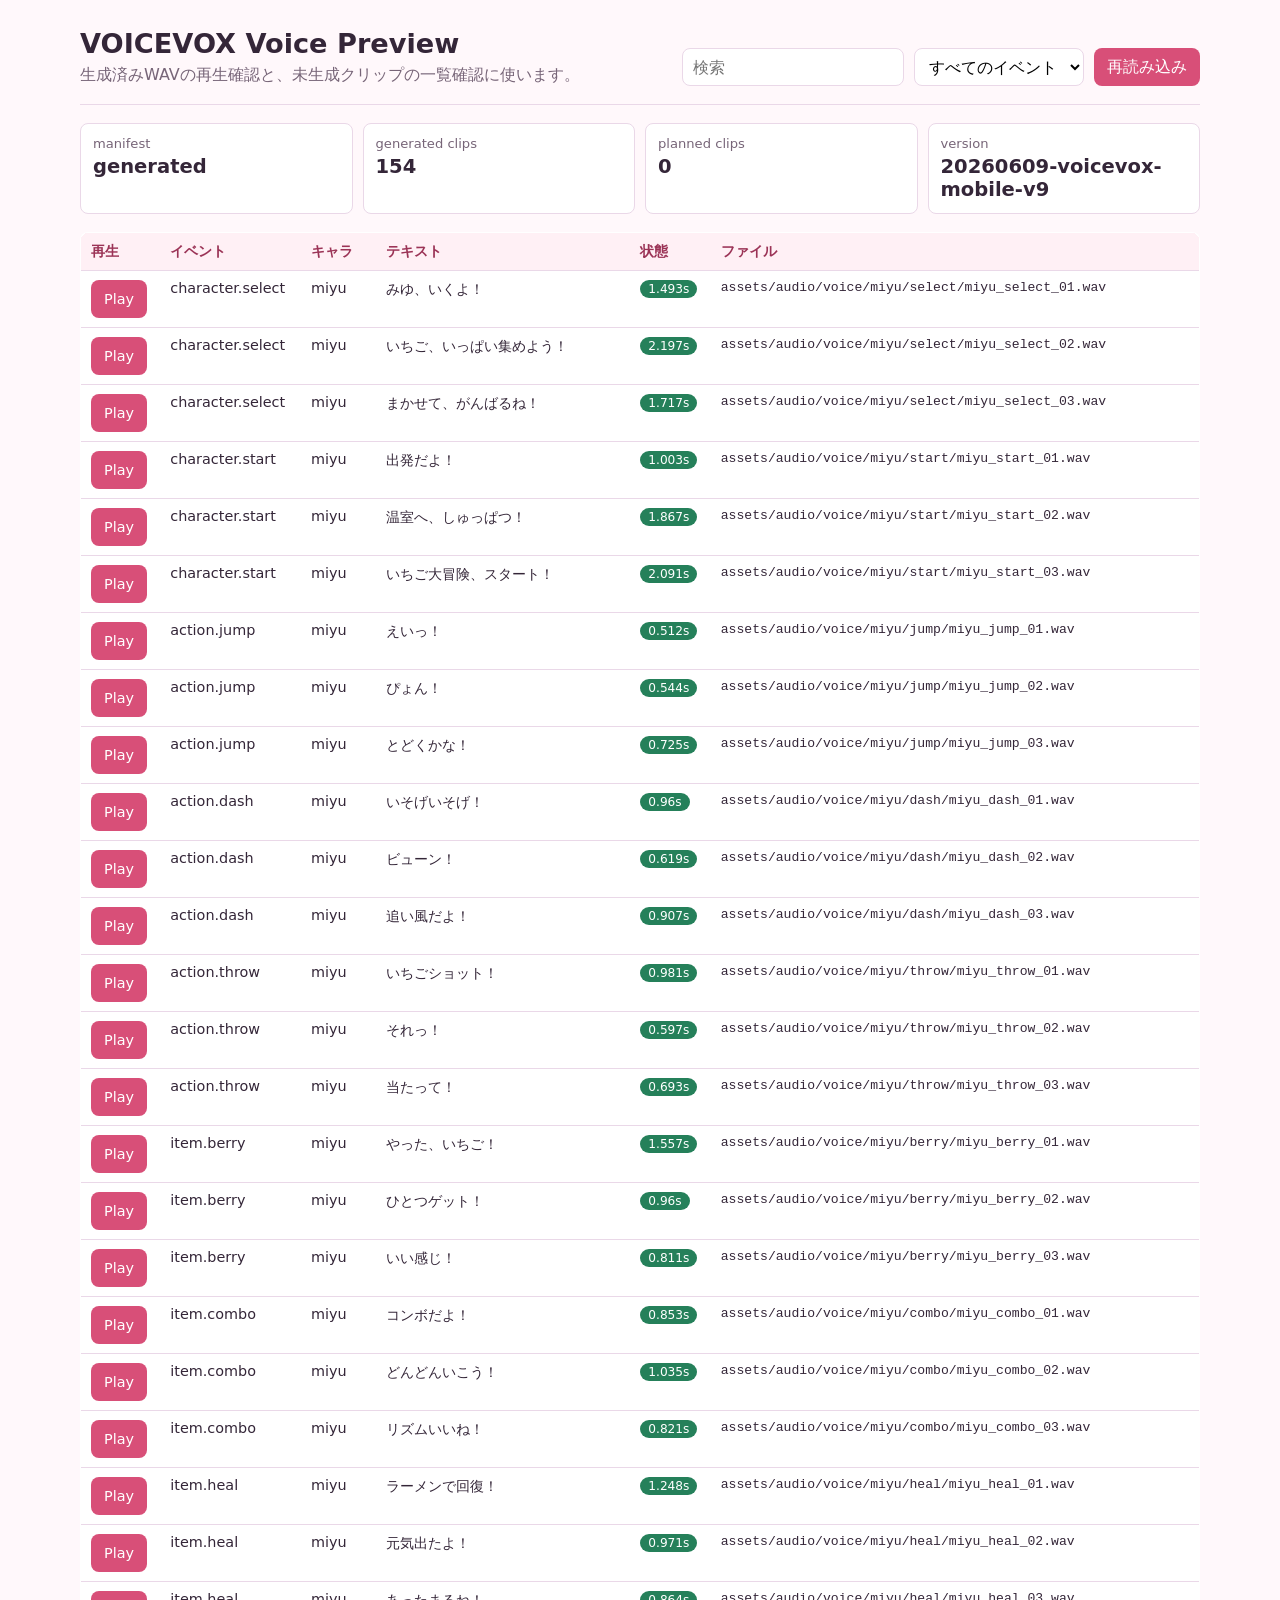
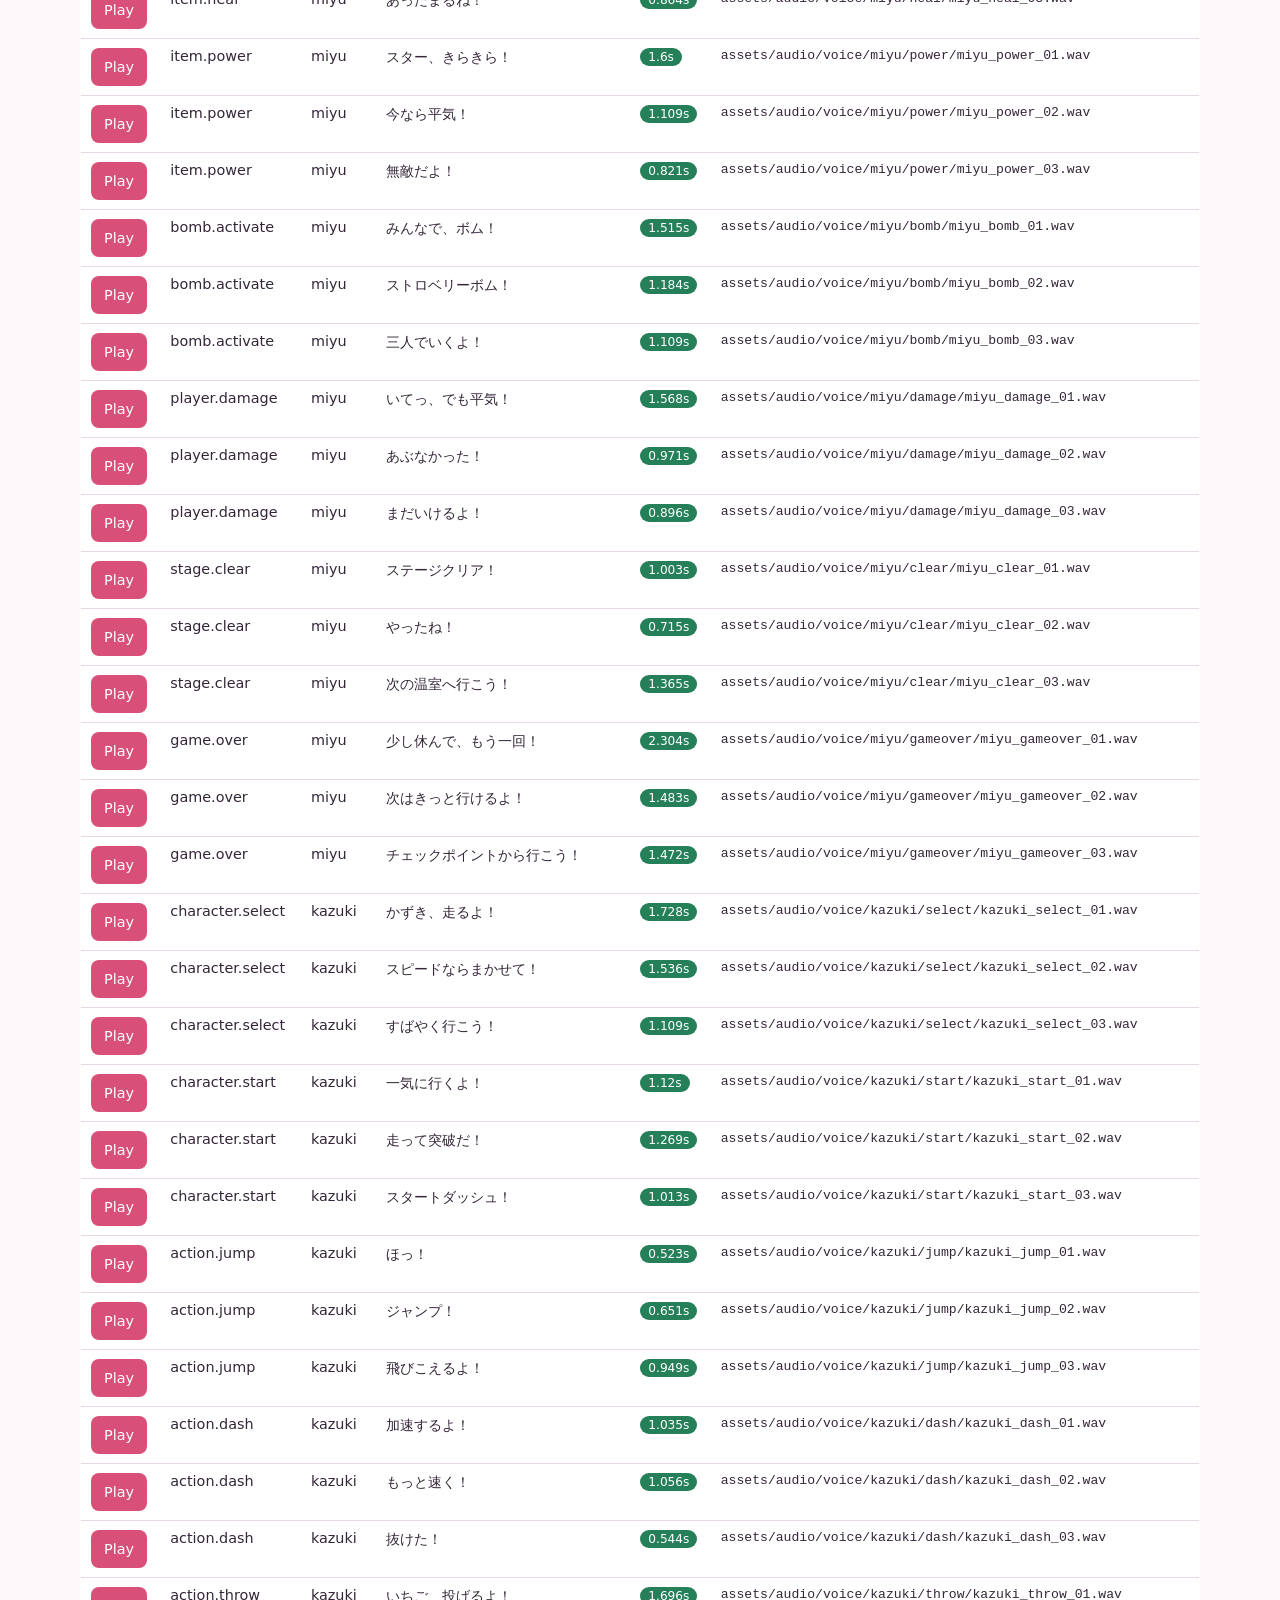
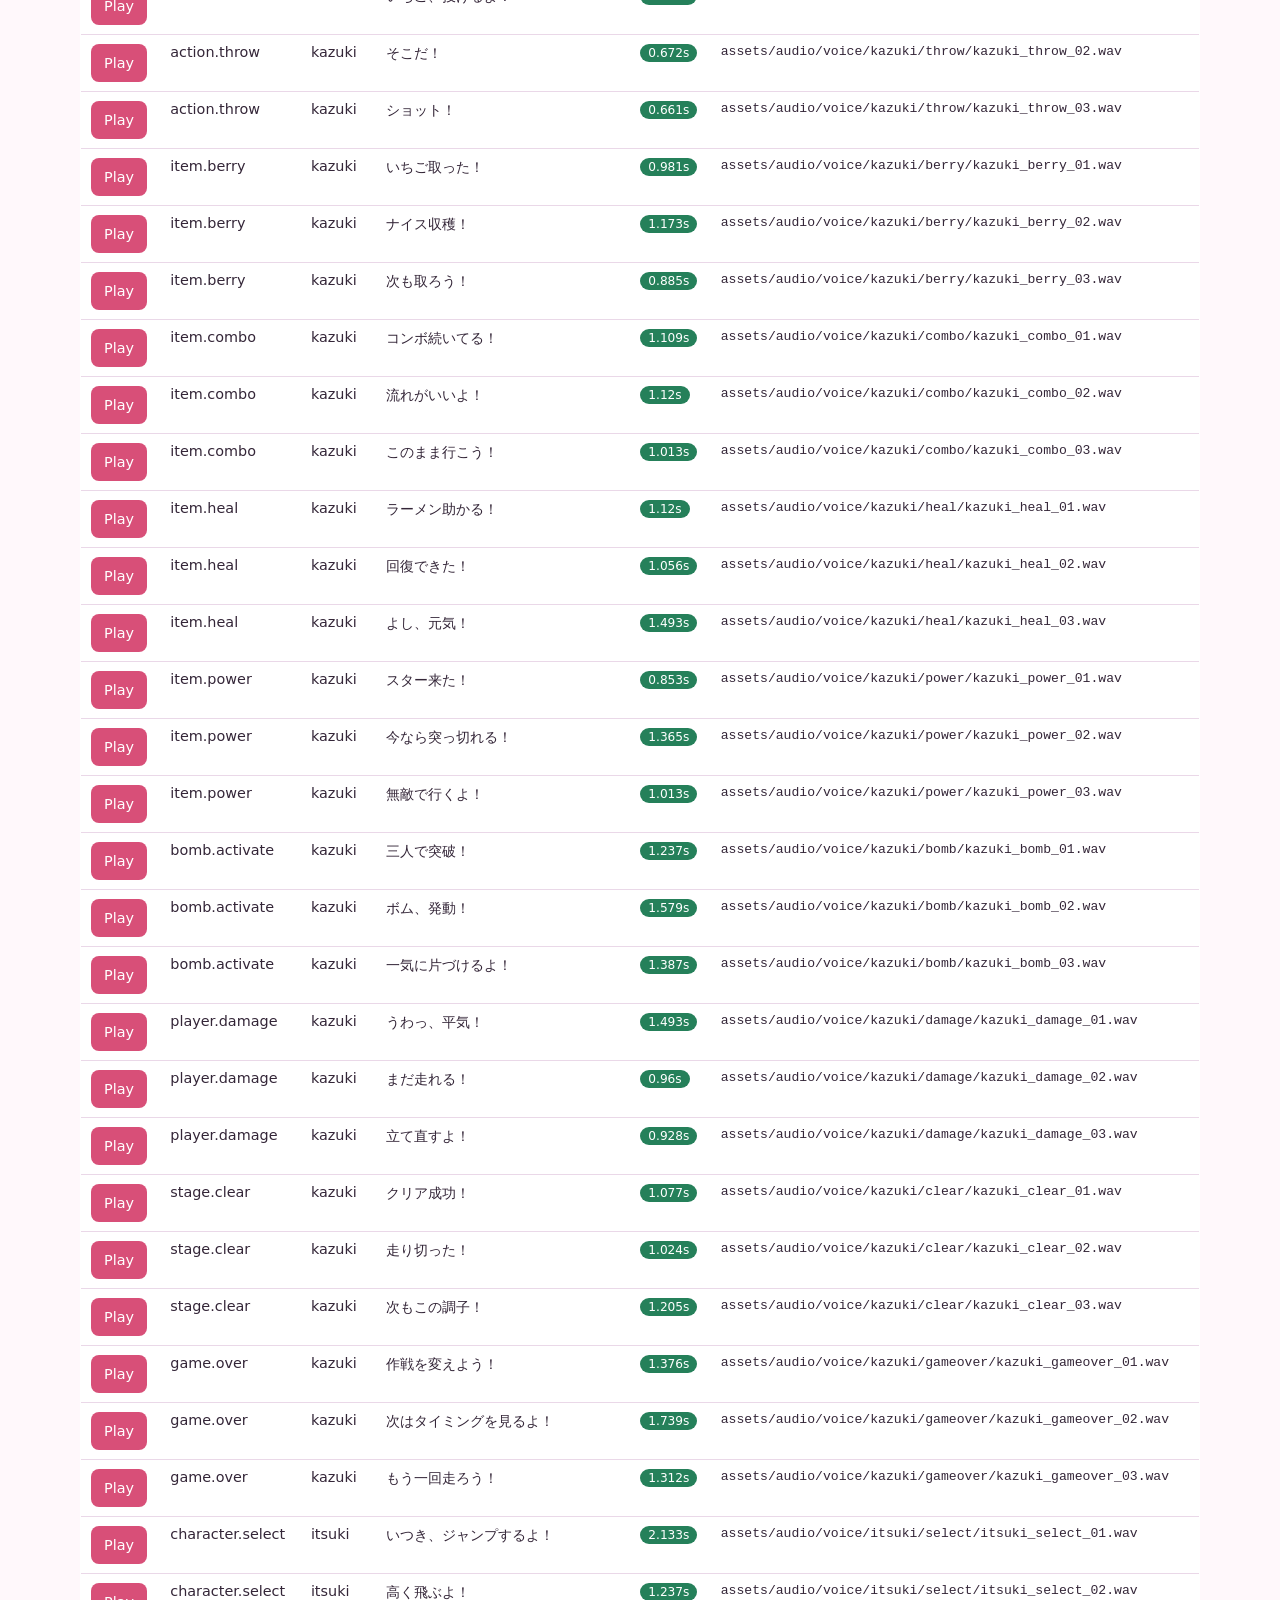
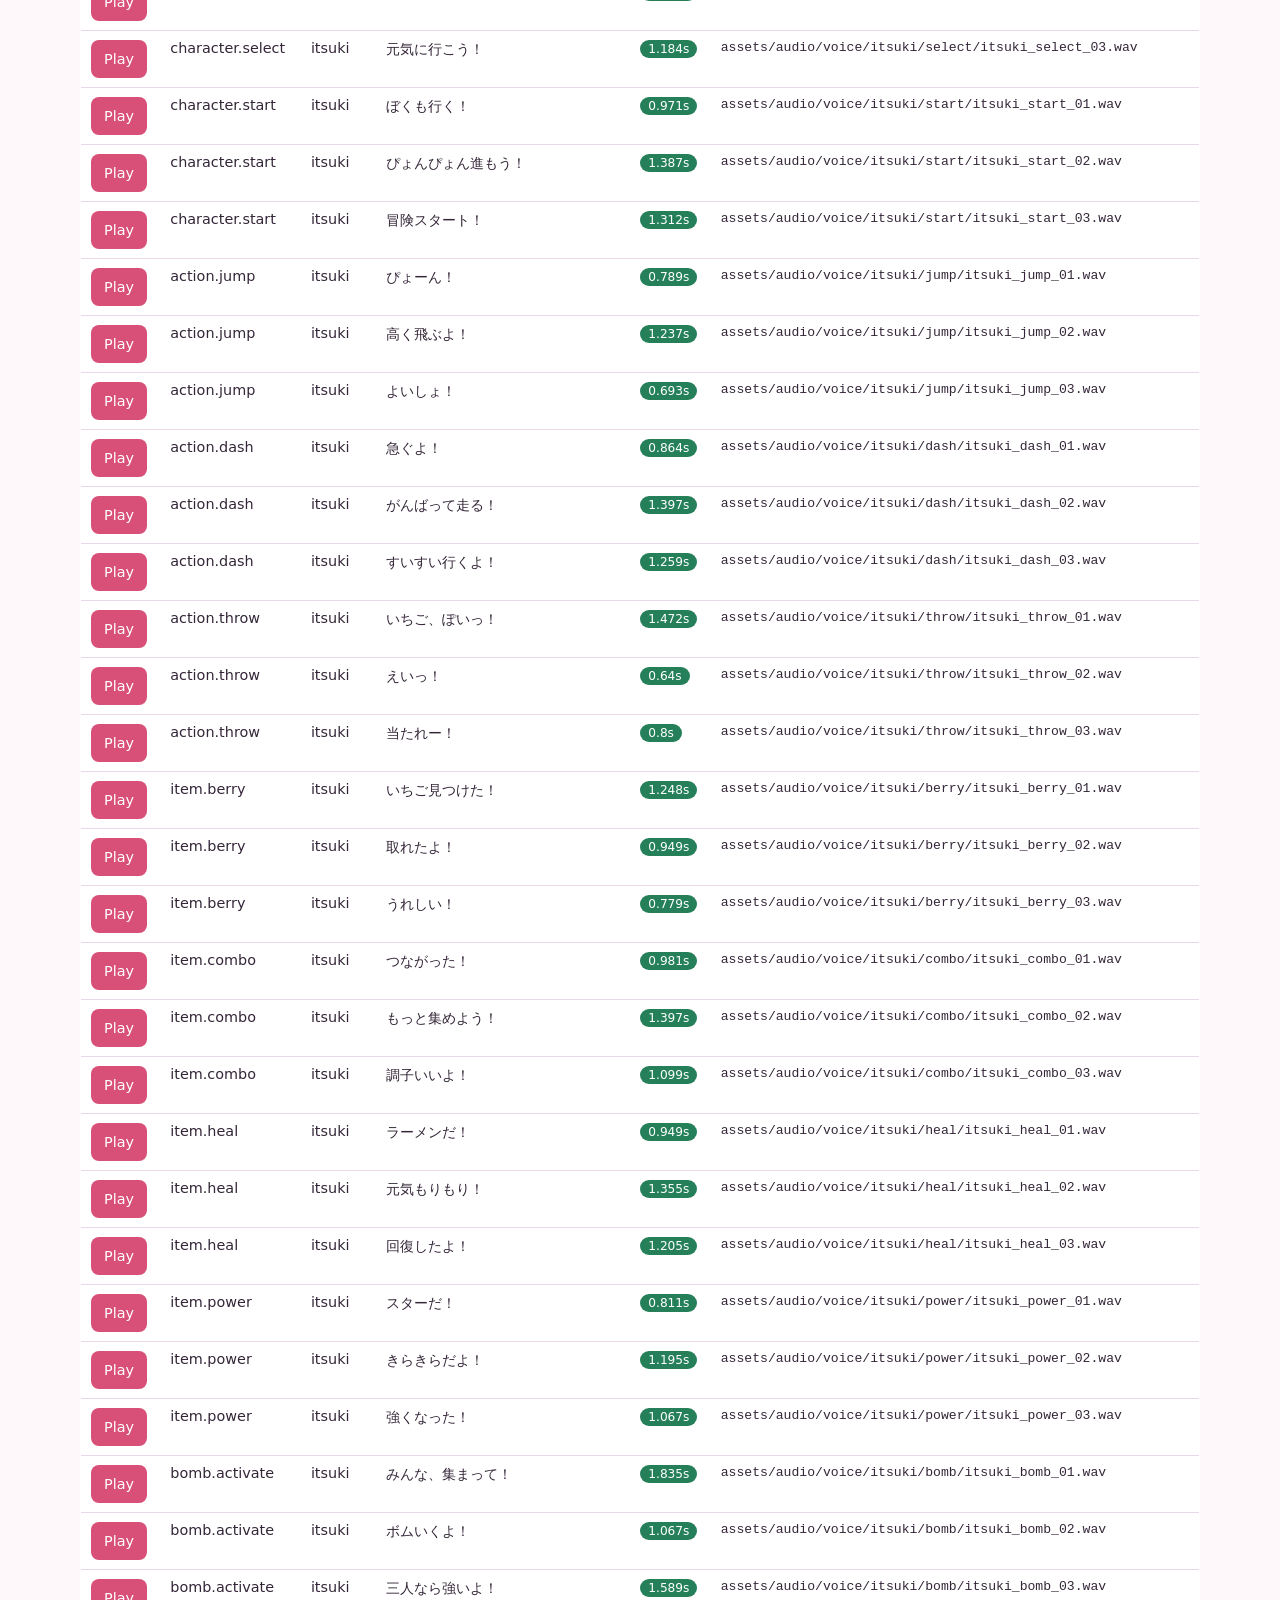
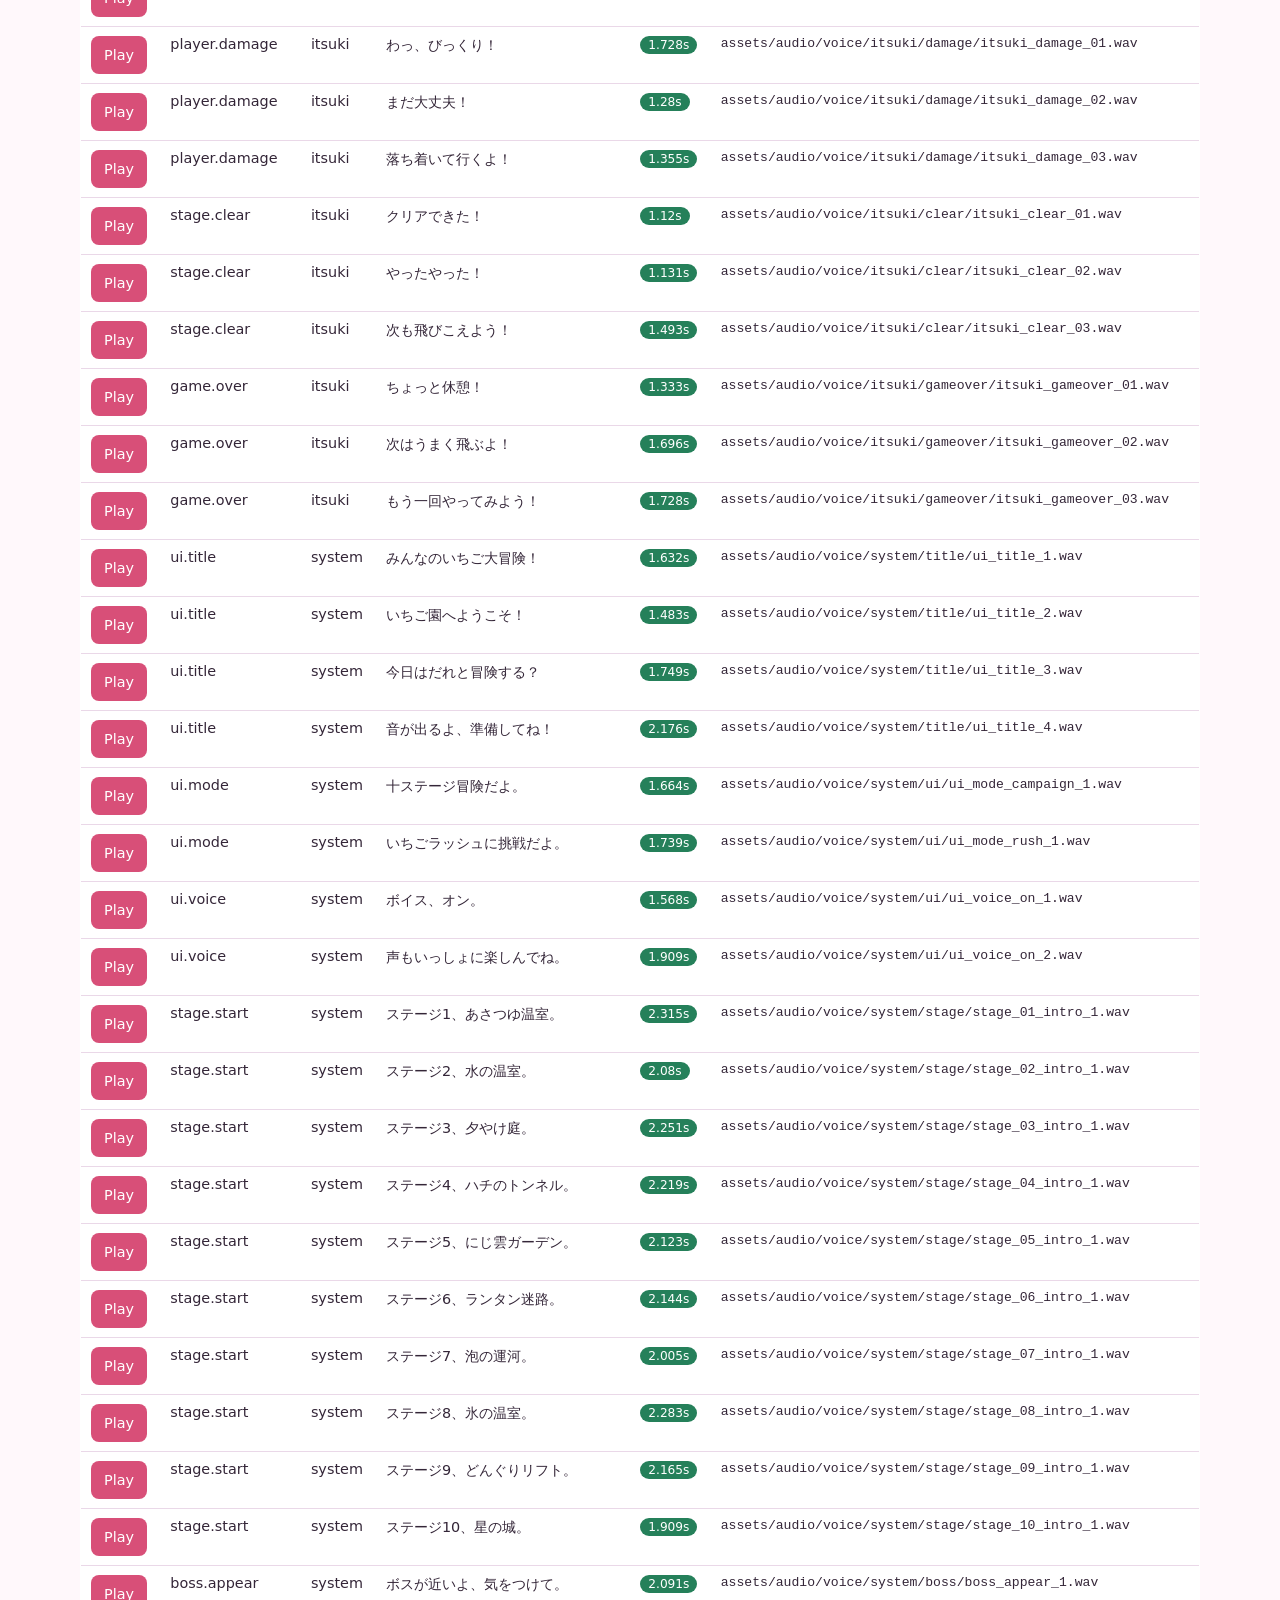
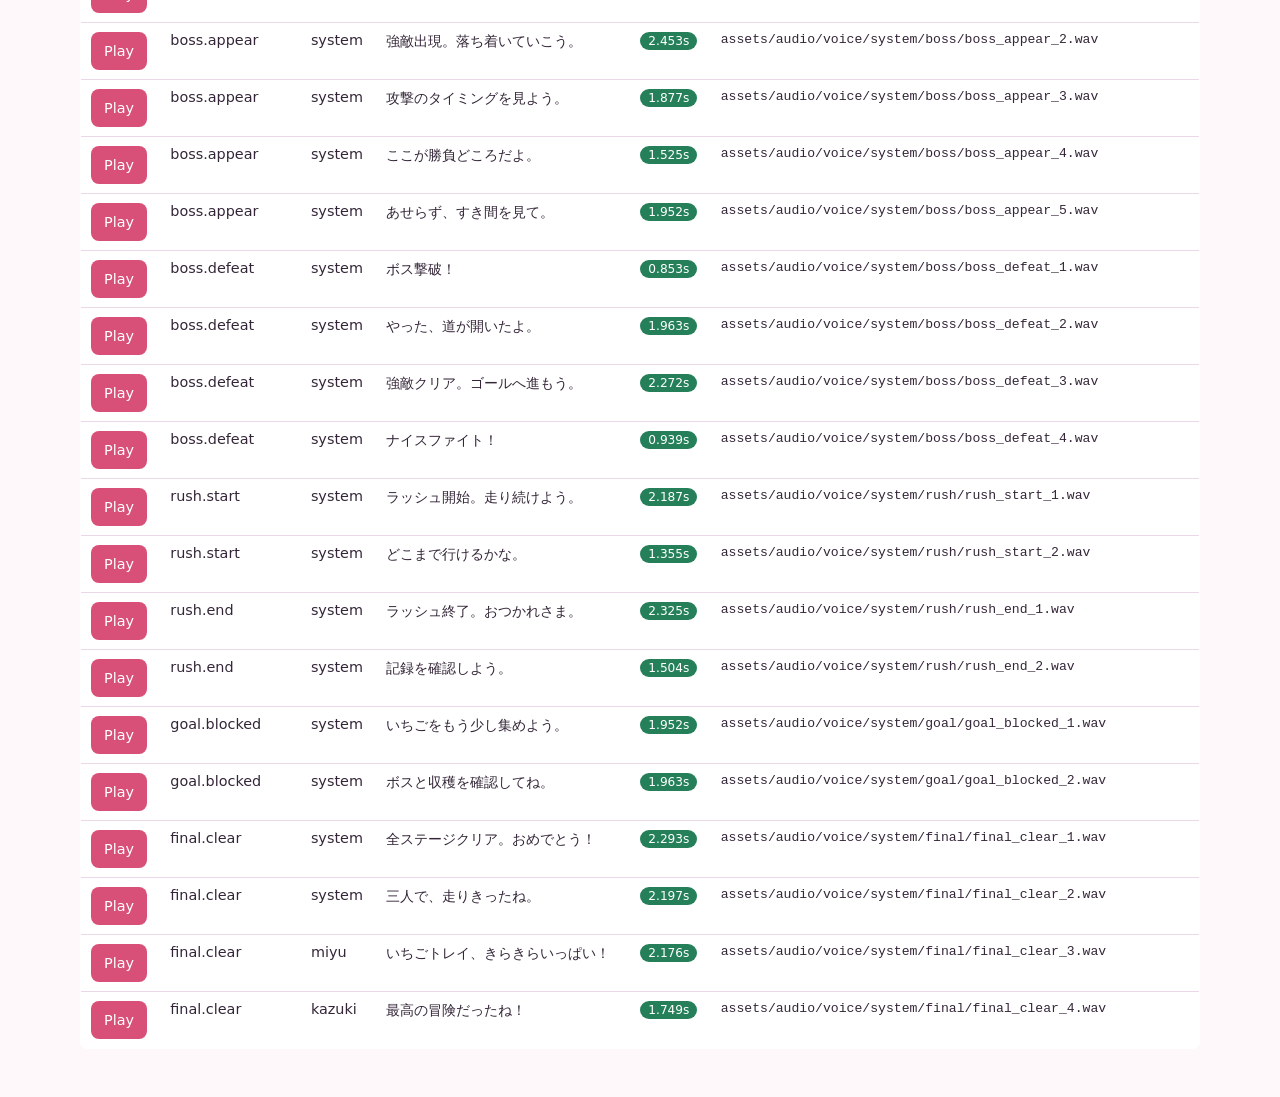
<file: voice_preview.html>
<!doctype html>
<html lang="ja">
  <head>
    <meta charset="utf-8">
    <meta name="viewport" content="width=device-width, initial-scale=1">
    <title>VOICEVOX Voice Preview</title>
    <style>
      :root {
        color-scheme: light;
        --bg: #fff8fb;
        --panel: #ffffff;
        --line: #ead8e8;
        --text: #342638;
        --muted: #776578;
        --accent: #d84f78;
        --accent-dark: #9b3356;
      }

      body {
        margin: 0;
        font-family: "Yu Gothic UI", "Meiryo", system-ui, sans-serif;
        color: var(--text);
        background: var(--bg);
      }

      main {
        width: min(1120px, calc(100% - 32px));
        margin: 0 auto;
        padding: 28px 0 48px;
      }

      header {
        display: flex;
        flex-wrap: wrap;
        align-items: end;
        justify-content: space-between;
        gap: 14px;
        padding-bottom: 18px;
        border-bottom: 1px solid var(--line);
      }

      h1 {
        margin: 0 0 6px;
        font-size: 1.7rem;
      }

      p {
        margin: 0;
        color: var(--muted);
      }

      .tools {
        display: flex;
        flex-wrap: wrap;
        align-items: center;
        gap: 10px;
      }

      input,
      select,
      button {
        font: inherit;
      }

      input,
      select {
        min-height: 38px;
        border: 1px solid var(--line);
        border-radius: 8px;
        padding: 0 10px;
        background: white;
      }

      button {
        min-height: 38px;
        border: 0;
        border-radius: 8px;
        padding: 0 13px;
        color: white;
        background: var(--accent);
        cursor: pointer;
      }

      button:disabled {
        cursor: not-allowed;
        opacity: 0.45;
      }

      .summary {
        display: grid;
        grid-template-columns: repeat(4, minmax(0, 1fr));
        gap: 10px;
        margin: 18px 0;
      }

      .summary div {
        border: 1px solid var(--line);
        border-radius: 8px;
        padding: 12px;
        background: var(--panel);
      }

      .summary span {
        display: block;
        color: var(--muted);
        font-size: 0.82rem;
      }

      .summary strong {
        display: block;
        margin-top: 4px;
        font-size: 1.22rem;
      }

      table {
        width: 100%;
        border-collapse: collapse;
        overflow: hidden;
        border: 1px solid var(--line);
        border-radius: 8px;
        background: var(--panel);
      }

      th,
      td {
        padding: 9px 10px;
        border-bottom: 1px solid var(--line);
        text-align: left;
        vertical-align: top;
        font-size: 0.9rem;
      }

      th {
        position: sticky;
        top: 0;
        z-index: 1;
        color: var(--accent-dark);
        background: #fff0f5;
      }

      tr:last-child td {
        border-bottom: 0;
      }

      .status {
        display: inline-block;
        border-radius: 999px;
        padding: 2px 8px;
        color: white;
        background: #8b8f99;
        font-size: 0.76rem;
        white-space: nowrap;
      }

      .status.generated {
        background: #25805a;
      }

      .mono {
        font-family: Consolas, "Cascadia Mono", monospace;
        font-size: 0.82rem;
      }

      @media (max-width: 760px) {
        main {
          width: min(100% - 18px, 1120px);
          padding-top: 18px;
        }

        .summary {
          grid-template-columns: repeat(2, minmax(0, 1fr));
        }

        th:nth-child(3),
        td:nth-child(3),
        th:nth-child(6),
        td:nth-child(6) {
          display: none;
        }
      }
    </style>
  </head>
  <body>
    <main>
      <header>
        <div>
          <h1>VOICEVOX Voice Preview</h1>
          <p>生成済みWAVの再生確認と、未生成クリップの一覧確認に使います。</p>
        </div>
        <div class="tools">
          <input id="filterInput" type="search" placeholder="検索">
          <select id="eventSelect">
            <option value="">すべてのイベント</option>
          </select>
          <button id="reloadButton" type="button">再読み込み</button>
        </div>
      </header>

      <section class="summary" aria-label="summary">
        <div><span>manifest</span><strong id="manifestStatus">loading</strong></div>
        <div><span>generated clips</span><strong id="generatedCount">0</strong></div>
        <div><span>planned clips</span><strong id="plannedCount">0</strong></div>
        <div><span>version</span><strong id="versionText">-</strong></div>
      </section>

      <table>
        <thead>
          <tr>
            <th>再生</th>
            <th>イベント</th>
            <th>キャラ</th>
            <th>テキスト</th>
            <th>状態</th>
            <th>ファイル</th>
          </tr>
        </thead>
        <tbody id="voiceTable"></tbody>
      </table>
    </main>

    <script>
      const APP_BUILD_ID = "20260609-voicevox-mobile-v9";
      const manifestUrl = `assets/audio/voice/voice_manifest.json?v=${APP_BUILD_ID}`;
      const table = document.getElementById("voiceTable");
      const filterInput = document.getElementById("filterInput");
      const eventSelect = document.getElementById("eventSelect");
      const reloadButton = document.getElementById("reloadButton");
      let manifest = null;
      let audioContext = null;
      let currentSource = null;
      let currentGain = null;
      const bufferCache = new Map();

      function ensureAudioContext() {
        if (!audioContext) {
          const Ctor = window.AudioContext || window.webkitAudioContext;
          if (Ctor) {
            audioContext = new Ctor();
          }
        }
        return audioContext;
      }

      function buildVoiceUrl(file) {
        const url = new URL(file, window.location.href);
        url.searchParams.set("v", APP_BUILD_ID);
        return url.href;
      }

      async function decodeClip(file) {
        const url = buildVoiceUrl(file);
        const cached = bufferCache.get(url);
        if (cached) {
          return cached;
        }
        const promise = fetch(url, { cache: "no-cache" })
          .then((response) => {
            if (!response.ok) {
              throw new Error(`${response.status} ${response.statusText}`);
            }
            return response.arrayBuffer();
          })
          .then((arrayBuffer) => new Promise((resolve, reject) => {
            const ctx = ensureAudioContext();
            const result = ctx.decodeAudioData(arrayBuffer.slice(0), resolve, reject);
            if (result && typeof result.then === "function") {
              result.then(resolve).catch(reject);
            }
          }))
          .catch((error) => {
            bufferCache.delete(url);
            throw error;
          });
        bufferCache.set(url, promise);
        return promise;
      }

      function primeAudioFromGesture() {
        const ctx = ensureAudioContext();
        if (!ctx) {
          return;
        }
        if (ctx.state === "suspended") {
          ctx.resume().catch((error) => console.warn("preview audio resume failed", error));
        }
        try {
          const source = ctx.createBufferSource();
          const gain = ctx.createGain();
          source.buffer = ctx.createBuffer(1, 1, ctx.sampleRate || 44100);
          gain.gain.value = 0;
          source.connect(gain);
          gain.connect(ctx.destination);
          source.start(0);
        } catch (error) {
          console.warn("preview audio prime failed", error);
        }
      }

      ["pointerdown", "pointerup", "mousedown", "touchstart", "touchend", "click"].forEach((eventName) => {
        window.addEventListener(eventName, primeAudioFromGesture, { capture: true, passive: true });
      });

      async function playClip(clip) {
        const ctx = ensureAudioContext();
        if (!ctx) {
          throw new Error("AudioContext is unavailable");
        }
        if (ctx.state === "suspended") {
          await ctx.resume();
        }
        if (currentSource) {
          try {
            currentSource.stop();
          } catch (error) {
            // BufferSource can only be stopped once.
          }
        }
        if (currentGain) {
          try {
            currentGain.disconnect();
          } catch (error) {
            // Gain may already be disconnected.
          }
        }
        const buffer = await decodeClip(clip.file);
        const source = ctx.createBufferSource();
        const gain = ctx.createGain();
        source.buffer = buffer;
        gain.gain.value = 0.92;
        source.connect(gain);
        gain.connect(ctx.destination);
        source.onended = () => {
          if (currentSource === source) {
            currentSource = null;
            currentGain = null;
          }
          try {
            gain.disconnect();
          } catch (error) {
            // Gain may already be disconnected.
          }
        };
        currentSource = source;
        currentGain = gain;
        source.start(ctx.currentTime);
      }

      function visibleClips() {
        const query = filterInput.value.trim().toLowerCase();
        const event = eventSelect.value;
        const clips = [...(manifest?.clips ?? []), ...(manifest?.plannedClips ?? [])];
        return clips.filter((clip) => {
          const haystack = `${clip.id} ${clip.event} ${clip.characterId} ${clip.speakerName ?? ""} ${clip.text} ${clip.file}`.toLowerCase();
          return (!event || clip.event === event) && (!query || haystack.includes(query));
        });
      }

      function render() {
        const clips = visibleClips();
        table.innerHTML = "";
        for (const clip of clips) {
          const row = document.createElement("tr");
          const playCell = document.createElement("td");
          const button = document.createElement("button");
          button.type = "button";
          button.textContent = "Play";
          button.disabled = !clip.generated;
          button.addEventListener("click", async () => {
            button.disabled = true;
            const originalText = button.textContent;
            button.textContent = "Playing";
            try {
              await playClip(clip);
            } catch (error) {
              console.warn("voice preview failed", error);
              button.textContent = "ERR";
              setTimeout(() => {
                button.textContent = originalText;
                button.disabled = !clip.generated;
              }, 900);
              return;
            }
            setTimeout(() => {
              button.textContent = originalText;
              button.disabled = !clip.generated;
            }, Math.max(500, Number(clip.durationSec ?? 1) * 1000));
          });
          playCell.append(button);

          const eventCell = document.createElement("td");
          eventCell.textContent = clip.event;
          const charCell = document.createElement("td");
          charCell.textContent = clip.characterId ?? "system";
          const textCell = document.createElement("td");
          textCell.textContent = clip.text;
          const statusCell = document.createElement("td");
          const status = document.createElement("span");
          status.className = `status ${clip.generated ? "generated" : ""}`;
          status.textContent = clip.generated ? `${clip.durationSec ?? "?"}s` : "未生成";
          statusCell.append(status);
          const fileCell = document.createElement("td");
          fileCell.className = "mono";
          fileCell.textContent = clip.file;

          row.append(playCell, eventCell, charCell, textCell, statusCell, fileCell);
          table.append(row);
        }
      }

      async function loadManifest() {
        const url = new URL(manifestUrl, window.location.href);
        url.searchParams.set("t", String(Date.now()));
        const response = await fetch(url);
        manifest = await response.json();
        document.getElementById("manifestStatus").textContent = manifest.status ?? "loaded";
        document.getElementById("generatedCount").textContent = String(manifest.clips?.length ?? 0);
        document.getElementById("plannedCount").textContent = String(manifest.plannedClips?.length ?? 0);
        document.getElementById("versionText").textContent = manifest.version ?? "-";
        const events = [...new Set([...(manifest.clips ?? []), ...(manifest.plannedClips ?? [])].map((clip) => clip.event))].sort();
        eventSelect.innerHTML = '<option value="">すべてのイベント</option>';
        for (const event of events) {
          const option = document.createElement("option");
          option.value = event;
          option.textContent = event;
          eventSelect.append(option);
        }
        render();
      }

      filterInput.addEventListener("input", render);
      eventSelect.addEventListener("change", render);
      reloadButton.addEventListener("click", loadManifest);
      loadManifest().catch((error) => {
        document.getElementById("manifestStatus").textContent = "failed";
        console.error(error);
      });
    </script>
  </body>
</html>
</file>
